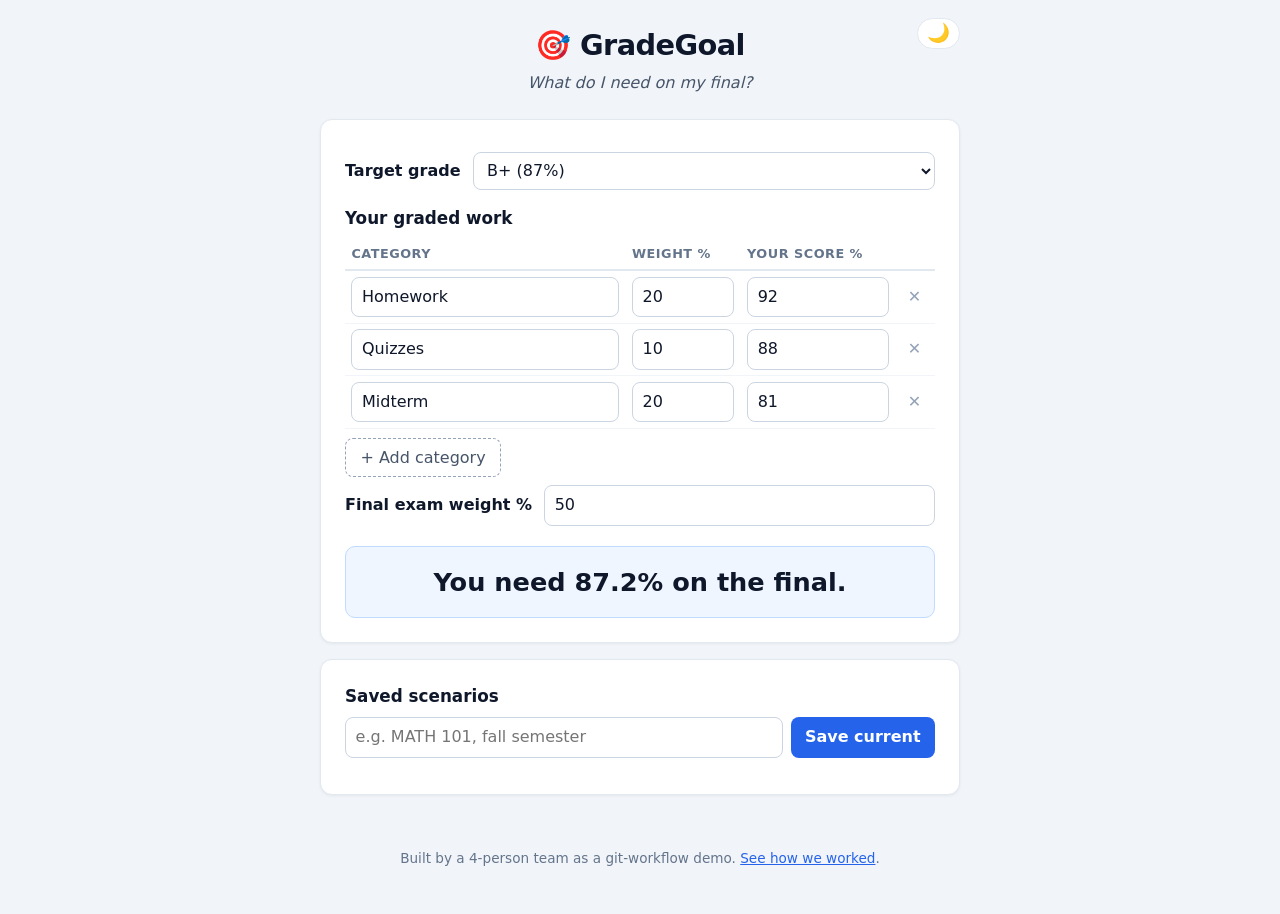
<file: index.html>
<!DOCTYPE html>
<html lang="en">
<head>
  <meta charset="UTF-8">
  <meta name="viewport" content="width=device-width, initial-scale=1.0">
  <title>GradeGoal — What do I need on my final?</title>
  <meta name="description" content="Find out the exact score you need on your final exam to hit your target grade.">
  <link rel="stylesheet" href="css/styles.css">
  <link rel="stylesheet" href="css/scenarios.css">
  <script>
    // Set the theme before first paint so there is no light-mode flash.
    // Saved choice wins; otherwise follow the system preference.
    (function () {
      var saved = localStorage.getItem('gradegoal.theme');
      var dark = saved ? saved === 'dark'
                       : window.matchMedia('(prefers-color-scheme: dark)').matches;
      if (dark) document.documentElement.dataset.theme = 'dark';
    })();
  </script>
</head>
<body>
  <header class="topbar">
    <button id="theme-toggle" class="theme-toggle" aria-pressed="false" title="Switch theme">🌙</button>
    <h1>🎯 GradeGoal</h1>
    <p class="tagline">What do I need on my final?</p>
  </header>

  <main class="card">
    <section class="target-row">
      <label for="target-grade">Target grade</label>
      <select id="target-grade">
        <option value="93">A (93%)</option>
        <option value="90">A− (90%)</option>
        <option value="87" selected>B+ (87%)</option>
        <option value="83">B (83%)</option>
        <option value="80">B− (80%)</option>
        <option value="77">C+ (77%)</option>
        <option value="70">C (70%)</option>
        <option value="60">D (60%)</option>
      </select>
    </section>

    <section class="categories">
      <h2>Your graded work</h2>
      <table id="category-table">
        <thead>
          <tr><th>Category</th><th>Weight %</th><th>Your score %</th><th></th></tr>
        </thead>
        <tbody id="category-rows">
          <tr>
            <td><input type="text" value="Homework" aria-label="Category name"></td>
            <td><input type="number" value="20" min="0" max="100" aria-label="Weight"></td>
            <td><input type="number" value="92" min="0" max="100" aria-label="Score"></td>
            <td><button class="remove-row" aria-label="Remove category">✕</button></td>
          </tr>
          <tr>
            <td><input type="text" value="Quizzes" aria-label="Category name"></td>
            <td><input type="number" value="10" min="0" max="100" aria-label="Weight"></td>
            <td><input type="number" value="88" min="0" max="100" aria-label="Score"></td>
            <td><button class="remove-row" aria-label="Remove category">✕</button></td>
          </tr>
          <tr>
            <td><input type="text" value="Midterm" aria-label="Category name"></td>
            <td><input type="number" value="20" min="0" max="100" aria-label="Weight"></td>
            <td><input type="number" value="81" min="0" max="100" aria-label="Score"></td>
            <td><button class="remove-row" aria-label="Remove category">✕</button></td>
          </tr>
        </tbody>
      </table>
      <button id="add-row" class="ghost">+ Add category</button>
    </section>

    <section class="final-row">
      <label for="final-weight">Final exam weight %</label>
      <input type="number" id="final-weight" value="50" min="0" max="100">
    </section>

    <section class="result" id="result" aria-live="polite">
      <p class="placeholder">Your answer will appear here once the engine is wired up.</p>
    </section>
  </main>

  <section class="scenarios card">
    <h2>Saved scenarios</h2>
    <div class="save-row">
      <input type="text" id="scenario-name" placeholder="e.g. MATH 101, fall semester" maxlength="60" aria-label="Scenario name">
      <button id="save-scenario">Save current</button>
    </div>
    <ul id="scenario-list" aria-label="Saved scenarios"></ul>
  </section>

  <footer>
    <p>Built by a 4-person team as a git-workflow demo. <a href="WORKFLOW-GUIDE.md">See how we worked</a>.</p>
  </footer>
  <script src="js/engine.js"></script>
  <script src="js/storage.js"></script>
  <script src="js/app.js"></script>
</body>
</html>
</file>
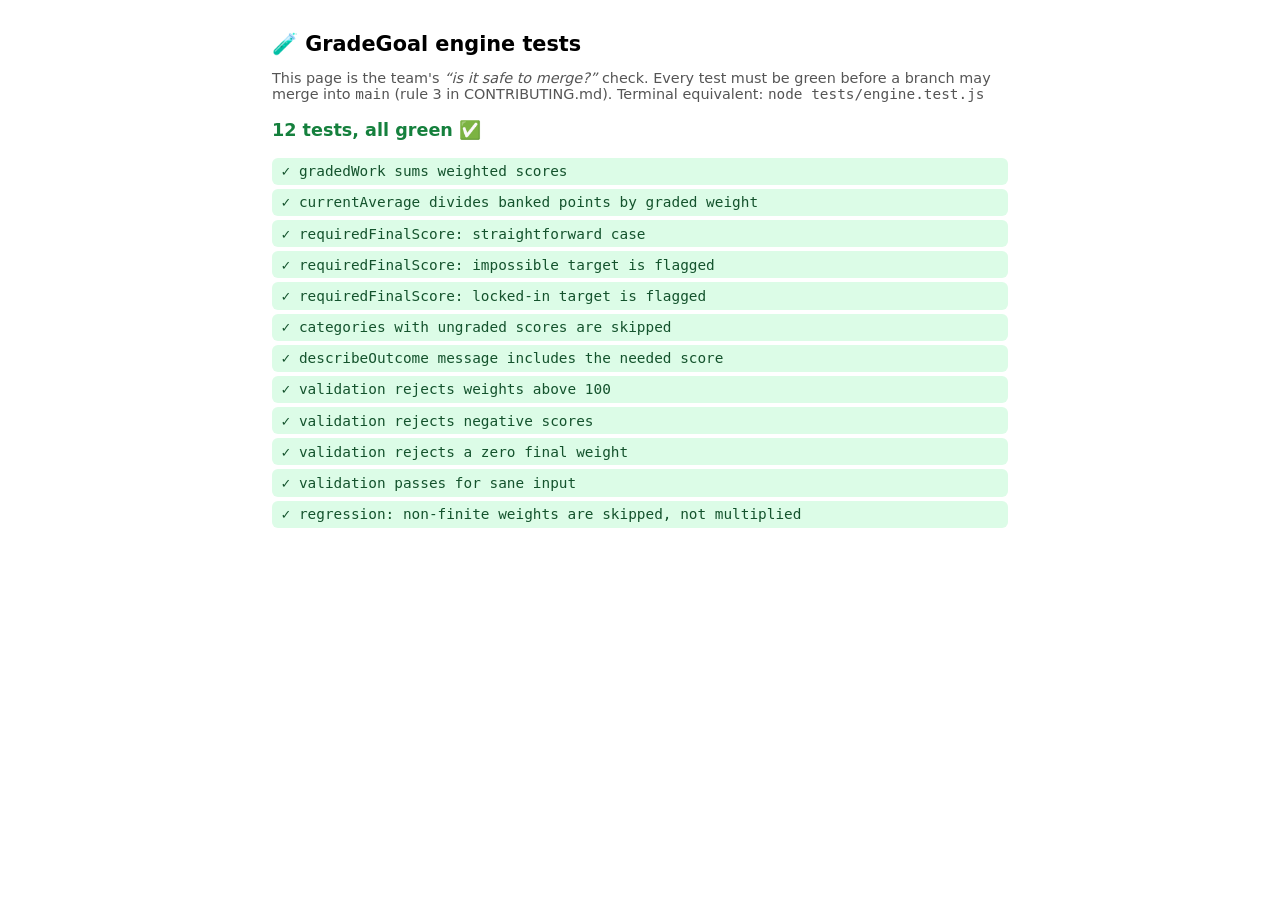
<file: tests.html>
<!DOCTYPE html>
<html lang="en">
<head>
  <meta charset="UTF-8">
  <meta name="viewport" content="width=device-width, initial-scale=1.0">
  <title>GradeGoal — engine tests</title>
  <style>
    body { font-family: system-ui, sans-serif; max-width: 46rem; margin: 2rem auto; padding: 0 1rem; }
    h1 { font-size: 1.3rem; }
    #test-summary { font-size: 1.1rem; font-weight: 600; }
    #test-summary.green { color: #15803d; }
    #test-summary.red { color: #b91c1c; }
    ul { list-style: none; padding: 0; }
    li { padding: .35rem .6rem; border-radius: 6px; margin: .25rem 0; font-family: ui-monospace, monospace; font-size: .9rem; }
    li.pass { background: #dcfce7; color: #14532d; }
    li.fail { background: #fee2e2; color: #7f1d1d; }
    p.hint { color: #555; font-size: .9rem; }
  </style>
</head>
<body>
  <h1>🧪 GradeGoal engine tests</h1>
  <p class="hint">This page is the team's <em>“is it safe to merge?”</em> check. Every test must be
  green before a branch may merge into <code>main</code> (rule 3 in CONTRIBUTING.md).
  Terminal equivalent: <code>node tests/engine.test.js</code></p>
  <p id="test-summary">running…</p>
  <ul id="test-results"></ul>
  <script src="js/engine.js"></script>
  <script src="tests/engine.test.js"></script>
</body>
</html>
</file>
<file: css/styles.css>
/* GradeGoal styles — theme-token edition.
   All colors live in :root as custom properties so a palette swap (see the
   upcoming dark theme) is just a variable override, not a rewrite. */

:root {
  --bg: #f1f5f9;
  --text: #0f172a;
  --muted: #475569;
  --muted-2: #64748b;
  --card-bg: #ffffff;
  --card-border: #e2e8f0;
  --accent: #2563eb;
  --input-bg: #ffffff;
  --input-border: #cbd5e1;
  --row-line: #f1f5f9;
  --result-bg: #eff6ff;
  --result-border: #bfdbfe;
  --result-impossible-bg: #fef2f2;
  --result-impossible-border: #fecaca;
  --result-locked-bg: #f0fdf4;
  --result-locked-border: #bbf7d0;
  --danger: #b91c1c;
  --danger-bg: #fee2e2;
  --shadow: rgba(15, 23, 42, 0.06);
}

* { box-sizing: border-box; }

body {
  margin: 0;
  font-family: system-ui, -apple-system, "Segoe UI", Roboto, sans-serif;
  background: var(--bg);
  color: var(--text);
  line-height: 1.5;
}

.topbar {
  position: relative;
  text-align: center;
  padding: 1.5rem 1rem 0.5rem;
}

.theme-toggle {
  position: absolute;
  top: 1.1rem;
  right: max(1rem, calc((100% - 40rem) / 2));
  font-size: 1.15rem;
  line-height: 1;
  padding: 0.35rem 0.55rem;
  border: 1px solid var(--card-border);
  border-radius: 999px;
  background: var(--card-bg);
}
.theme-toggle:hover { border-color: var(--accent); }
.topbar h1 {
  margin: 0;
  font-size: 1.8rem;
  letter-spacing: -0.02em;
}
.tagline {
  margin: 0.25rem 0 0;
  color: var(--muted);
  font-style: italic;
}

.card {
  max-width: 40rem;
  margin: 1rem auto;
  padding: 1.5rem;
  background: var(--card-bg);
  border: 1px solid var(--card-border);
  border-radius: 12px;
  box-shadow: 0 1px 3px var(--shadow);
}

label {
  font-weight: 600;
}

input, select {
  font: inherit;
  padding: 0.45rem 0.6rem;
  border: 1px solid var(--input-border);
  border-radius: 8px;
  background: var(--input-bg);
  color: inherit;
}
input:focus-visible, select:focus-visible, .ghost:focus-visible {
  outline: 2px solid var(--accent);
  outline-offset: 1px;
  border-color: var(--accent);
}

/* Keep number spinners from crowding narrow table cells. */
input[type="number"] { -moz-appearance: textfield; }
input[type="number"]::-webkit-outer-spin-button,
input[type="number"]::-webkit-inner-spin-button {
  -webkit-appearance: none;
  margin: 0;
}

.target-row, .final-row {
  display: flex;
  align-items: center;
  gap: 0.75rem;
  margin: 0.5rem 0 1rem;
}
.target-row select, .final-row input {
  flex: 1;
}

.categories h2 {
  font-size: 1.05rem;
  margin: 0 0 0.5rem;
}

#category-table {
  width: 100%;
  border-collapse: collapse;
}
#category-table th {
  text-align: left;
  font-size: 0.8rem;
  text-transform: uppercase;
  letter-spacing: 0.04em;
  color: var(--muted-2);
  padding: 0.35rem 0.4rem;
  border-bottom: 2px solid var(--card-border);
}
#category-table td {
  padding: 0.35rem 0.4rem;
  border-bottom: 1px solid var(--row-line);
}
#category-table input {
  width: 100%;
  min-width: 4rem;
}
#category-table td:last-child {
  width: 2.5rem;
}

.remove-row {
  border: none;
  background: none;
  color: #94a3b8;
  font-size: 1rem;
  cursor: pointer;
  padding: 0.25rem 0.4rem;
  border-radius: 6px;
}
.remove-row:hover {
  background: var(--danger-bg);
  color: var(--danger);
}

button {
  font: inherit;
  cursor: pointer;
}
.ghost {
  margin-top: 0.6rem;
  padding: 0.4rem 0.9rem;
  background: none;
  border: 1px dashed #94a3b8;
  border-radius: 8px;
  color: var(--muted);
}
.ghost:hover {
  border-color: var(--accent);
  color: var(--accent);
}

.result {
  margin-top: 1.25rem;
  padding: 1rem;
  border-radius: 10px;
  background: var(--result-bg);
  border: 1px solid var(--result-border);
  font-size: 1.05rem;
  text-align: center;
}
.result .placeholder {
  margin: 0;
  color: var(--muted-2);
  font-size: 0.95rem;
}
.result .big {
  font-size: 1.6rem;
  font-weight: 700;
  display: block;
}
.result.impossible { background: var(--result-impossible-bg); border-color: var(--result-impossible-border); }
.result.locked-in { background: var(--result-locked-bg); border-color: var(--result-locked-border); }
.result .error {
  color: var(--danger);
  font-size: 0.9rem;
  text-align: left;
  margin: 0.25rem 0 0;
}

footer {
  text-align: center;
  color: var(--muted-2);
  font-size: 0.85rem;
  padding: 1.5rem 1rem 2rem;
}
footer a { color: var(--accent); }

/* Small screens: tighten the card and let the table scroll sideways
   instead of squashing the inputs. */
@media (max-width: 640px) {
  .topbar { padding-top: 1rem; }
  .topbar h1 { font-size: 1.5rem; }
  .card {
    margin: 0.5rem;
    padding: 1rem;
    border-radius: 10px;
  }
  .categories {
    overflow-x: auto;
  }
  #category-table th,
  #category-table td {
    padding: 0.3rem 0.25rem;
  }
  .result .big { font-size: 1.35rem; }
}

/* Dark palette: one variable block overrides everything. The toggle in
   the header sets data-theme="dark" on <html>; without it we inherit the
   light tokens defined in :root above. */
[data-theme="dark"] {
  --bg: #0b1220;
  --text: #e2e8f0;
  --muted: #94a3b8;
  --muted-2: #7d8ba1;
  --card-bg: #131c2e;
  --card-border: #24304a;
  --accent: #60a5fa;
  --input-bg: #0f1728;
  --input-border: #33415580;
  --row-line: #1c2740;
  --result-bg: #172554;
  --result-border: #1e40af;
  --result-impossible-bg: #3f1d1d;
  --result-impossible-border: #7f1d1d;
  --result-locked-bg: #14301f;
  --result-locked-border: #166534;
  --danger: #f87171;
  --danger-bg: #3f1d1d;
  --shadow: rgba(0, 0, 0, 0.35);
}

/* Color-scheme tells the browser to render native controls (select,
   number spinners, scrollbars) dark as well. */
[data-theme="dark"] { color-scheme: dark; }
</file>
<file: css/scenarios.css>
/* Saved-scenarios panel. Uses the theme tokens from styles.css when they
   exist, with light-theme fallbacks so this file also works standalone. */

.scenarios { margin-top: 1rem; }
.scenarios h2 { font-size: 1.05rem; margin: 0 0 0.5rem; }

.save-row { display: flex; gap: 0.5rem; }
.save-row input { flex: 1; }
.save-row button {
  padding: 0.45rem 0.9rem;
  border: none;
  border-radius: 8px;
  background: var(--accent, #2563eb);
  color: #ffffff;
  font-weight: 600;
}

#scenario-list { list-style: none; margin: 0.75rem 0 0; padding: 0; }
#scenario-list li {
  display: flex;
  align-items: center;
  gap: 0.5rem;
  padding: 0.45rem 0.2rem;
  border-bottom: 1px solid var(--row-line, #f1f5f9);
}
#scenario-list .name { font-weight: 600; flex: 1; }
#scenario-list .when { color: var(--muted-2, #64748b); font-size: 0.8rem; }

.load-scenario {
  border: none;
  background: none;
  color: inherit;
  font: inherit;
  font-weight: 600;
  flex: 1;
  text-align: left;
  cursor: pointer;
  padding: 0.15rem 0;
}
.load-scenario:hover { color: var(--accent, #2563eb); text-decoration: underline; }

.remove-scenario {
  border: none;
  background: none;
  color: #94a3b8;
  cursor: pointer;
  padding: 0.25rem 0.4rem;
  border-radius: 6px;
}
.remove-scenario:hover {
  background: var(--danger-bg, #fee2e2);
  color: var(--danger, #b91c1c);
}

.invalid { border-color: var(--danger, #b91c1c) !important; }
</file>
